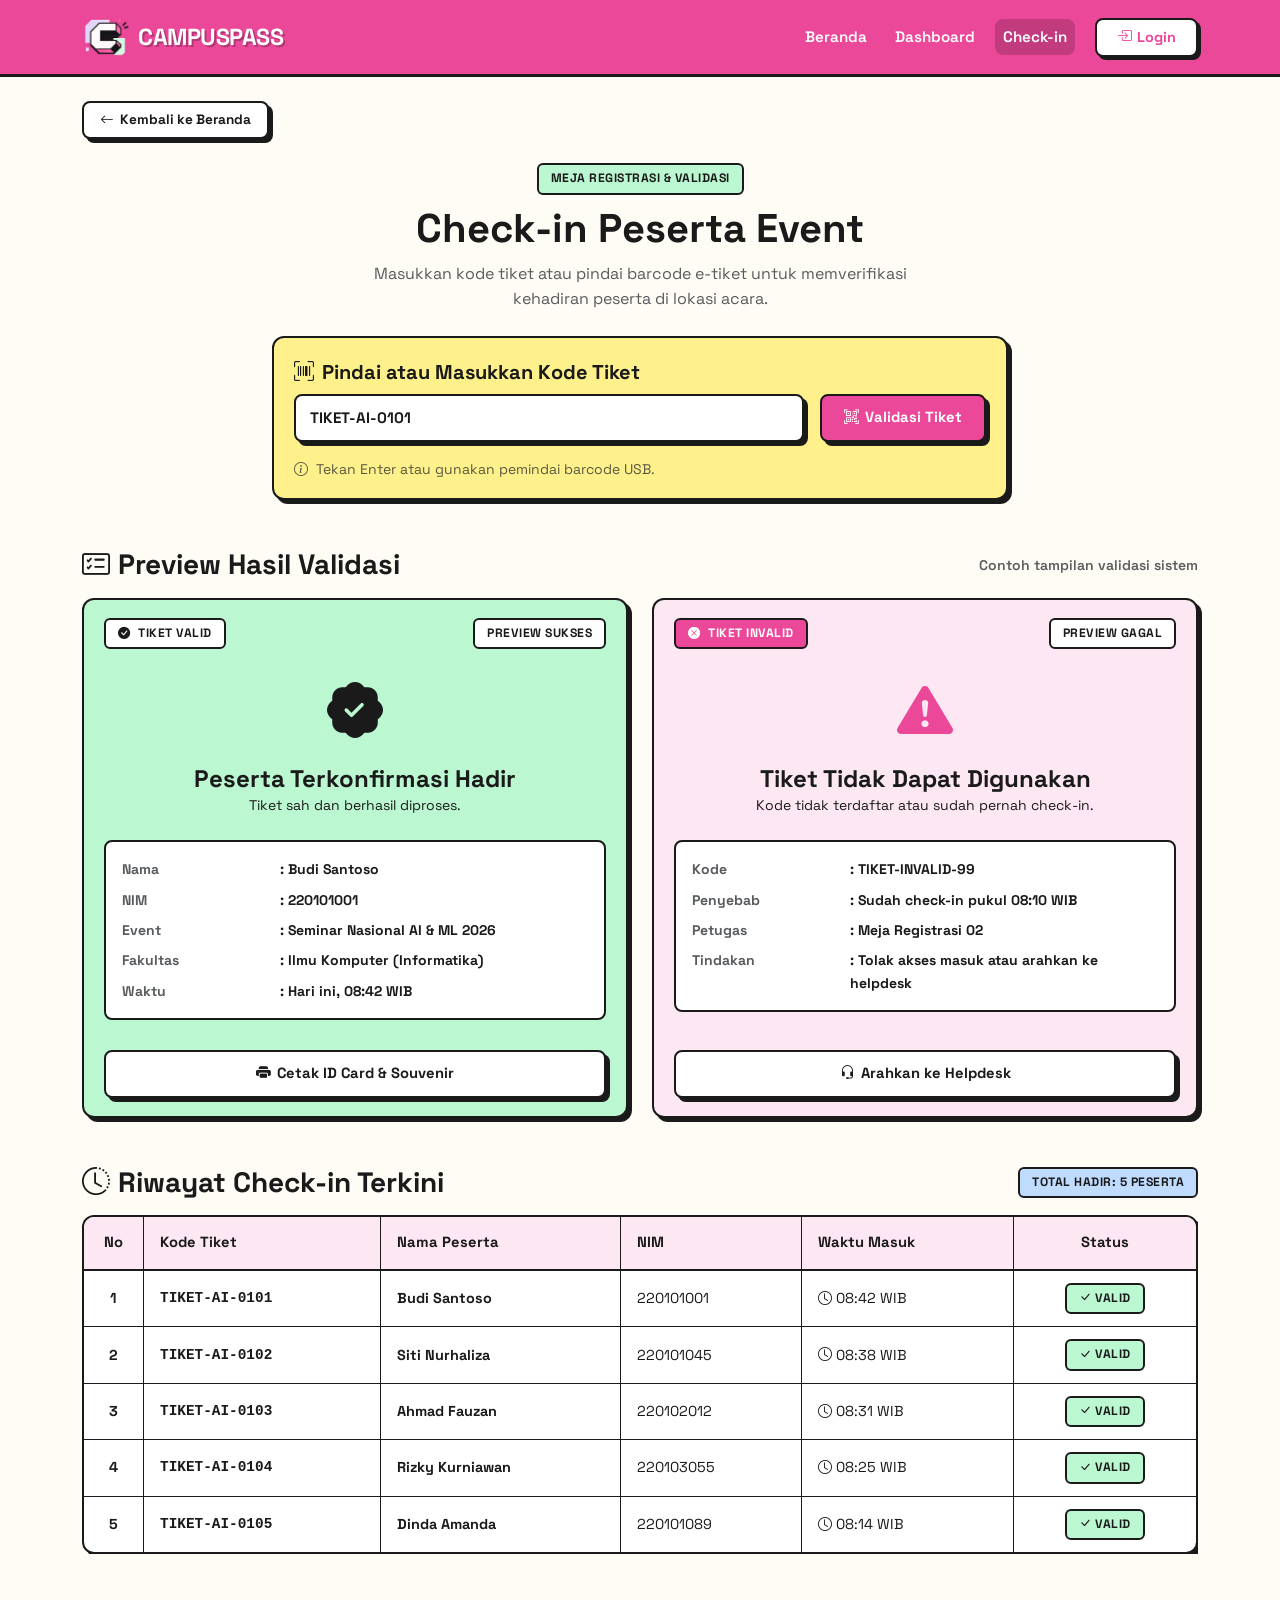
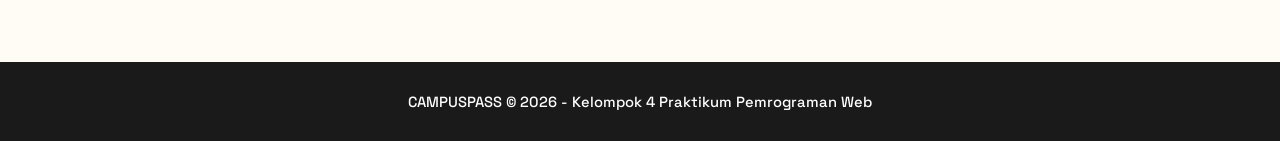
<file: checkin.html>
<!DOCTYPE html>
<html lang="id">
<head>
  <meta charset="UTF-8">
  <meta name="viewport" content="width=device-width, initial-scale=1.0">
  <title>Check-in Peserta: CAMPUSPASS</title>
  <link rel="preconnect" href="https://fonts.googleapis.com">
  <link rel="preconnect" href="https://fonts.gstatic.com" crossorigin>
  <link href="https://fonts.googleapis.com/css2?family=Space+Grotesk:wght@400;500;600;700&display=swap" rel="stylesheet">
  <link href="https://cdn.jsdelivr.net/npm/bootstrap@5.3.3/dist/css/bootstrap.min.css" rel="stylesheet">
  <link href="https://cdn.jsdelivr.net/npm/bootstrap-icons@1.11.3/font/bootstrap-icons.min.css" rel="stylesheet">
  <link rel="stylesheet" href="css/style.css">
</head>
<body>

  <nav class="navbar navbar-expand-lg navbar-neo sticky-top">
    <div class="container">
      <a class="navbar-brand" href="index.html">
        <span><img src="img/icon.jpeg" alt="CAMPUSPASS Logo" class="navbar-logo"></span> CAMPUSPASS
      </a>
      <button class="navbar-toggler navbar-toggler-neo" type="button" data-bs-toggle="collapse" data-bs-target="#navbarMain" aria-controls="navbarMain" aria-expanded="false" aria-label="Toggle navigation">
        <i class="bi bi-list fs-3"></i>
      </button>
      <div class="collapse navbar-collapse" id="navbarMain">
        <ul class="navbar-nav ms-auto me-3 gap-1">
          <li class="nav-item">
            <a class="nav-link" href="index.html">Beranda</a>
          </li>
          <li class="nav-item">
            <a class="nav-link" href="dashboard.html">Dashboard</a>
          </li>
          <li class="nav-item">
            <a class="nav-link active" href="checkin.html">Check-in</a>
          </li>
        </ul>
        <a href="login.html" class="btn-nav-login">
          <i class="bi bi-box-arrow-in-right"></i> Login
        </a>
      </div>
    </div>
  </nav>

  <main class="container py-4">

    <div class="mb-4">
      <a href="index.html" class="btn-neo btn-neo-outline btn-neo-sm">
        <i class="bi bi-arrow-left"></i> Kembali ke Beranda
      </a>
    </div>

    <div class="text-center mb-4">
      <span class="badge-neo badge-success">Meja Registrasi &amp; Validasi</span>
      <h1 class="fw-bold display-6 mb-2">Check-in Peserta Event</h1>
      <p class="text-muted mx-auto" style="max-width: 600px;">
        Masukkan kode tiket atau pindai barcode e-tiket untuk memverifikasi kehadiran peserta di lokasi acara.
      </p>
    </div>

    <div class="row justify-content-center mb-5">
      <div class="col-lg-8">
        <div class="card-neo bg-neo-yellow">
          <div class="card-body">
            <label class="form-label-neo fs-5" for="kodeTiket">
              <i class="bi bi-upc-scan me-2"></i>Pindai atau Masukkan Kode Tiket
            </label>
            <form onsubmit="event.preventDefault();" class="d-flex flex-column flex-sm-row gap-3">
              <input type="text" id="kodeTiket" class="form-control-neo text-uppercase fw-bold" placeholder="CONTOH: TIKET-AI-8821" value="TIKET-AI-0101">
              <button type="submit" class="btn-neo flex-shrink-0">
                <i class="bi bi-qr-code-scan"></i> Validasi Tiket
              </button>
            </form>
            <small class="text-muted d-block mt-3">
              <i class="bi bi-info-circle me-1"></i> Tekan Enter atau gunakan pemindai barcode USB.
            </small>
          </div>
        </div>
      </div>
    </div>

    <div class="mb-5">
      <div class="d-flex flex-wrap align-items-center justify-content-between gap-2 mb-3">
        <h3 class="fw-bold mb-0"><i class="bi bi-card-checklist me-2"></i>Preview Hasil Validasi</h3>
        <span class="text-muted small fw-semibold">Contoh tampilan validasi sistem</span>
      </div>

      <div class="row g-4">

        <div class="col-md-6">
          <div class="card-neo bg-neo-green">
            <div class="card-body">
              <div class="d-flex justify-content-between align-items-start">
                <span class="badge-neo badge-success bg-white"><i class="bi bi-check-circle-fill me-1"></i> Tiket Valid</span>
                <span class="badge-neo bg-white">Preview Sukses</span>
              </div>

              <div class="text-center py-2 mb-3">
                <i class="bi bi-patch-check-fill" style="font-size: 3.5rem;"></i>
                <h4 class="fw-bold mt-2 mb-0">Peserta Terkonfirmasi Hadir</h4>
                <p class="small mb-0">Tiket sah dan berhasil diproses.</p>
              </div>

              <div class="p-3 bg-white rounded-3 border-neo mb-3">
                <div class="row g-2 small">
                  <div class="col-4 text-muted fw-bold">Nama</div>
                  <div class="col-8 fw-bold">: Budi Santoso</div>
                  <div class="col-4 text-muted fw-bold">NIM</div>
                  <div class="col-8 fw-bold">: 220101001</div>
                  <div class="col-4 text-muted fw-bold">Event</div>
                  <div class="col-8 fw-bold">: Seminar Nasional AI &amp; ML 2026</div>
                  <div class="col-4 text-muted fw-bold">Fakultas</div>
                  <div class="col-8 fw-bold">: Ilmu Komputer (Informatika)</div>
                  <div class="col-4 text-muted fw-bold">Waktu</div>
                  <div class="col-8 fw-bold">: Hari ini, 08:42 WIB</div>
                </div>
              </div>

              <div class="card-footer-actions">
                <button type="button" class="btn-neo btn-neo-outline w-100" onclick="alert('Mencetak ID Card Peserta: Budi Santoso');">
                  <i class="bi bi-printer-fill"></i> Cetak ID Card &amp; Souvenir
                </button>
              </div>
            </div>
          </div>
        </div>

        <div class="col-md-6">
          <div class="card-neo bg-neo-pink-light">
            <div class="card-body">
              <div class="d-flex justify-content-between align-items-start">
                <span class="badge-neo bg-neo-pink text-white"><i class="bi bi-x-circle-fill me-1"></i> Tiket Invalid</span>
                <span class="badge-neo bg-white">Preview Gagal</span>
              </div>

              <div class="text-center py-2 mb-3">
                <i class="bi bi-exclamation-triangle-fill" style="font-size: 3.5rem; color: var(--pink);"></i>
                <h4 class="fw-bold mt-2 mb-0">Tiket Tidak Dapat Digunakan</h4>
                <p class="small mb-0">Kode tidak terdaftar atau sudah pernah check-in.</p>
              </div>

              <div class="p-3 bg-white rounded-3 border-neo mb-3">
                <div class="row g-2 small">
                  <div class="col-4 text-muted fw-bold">Kode</div>
                  <div class="col-8 fw-bold">: TIKET-INVALID-99</div>
                  <div class="col-4 text-muted fw-bold">Penyebab</div>
                  <div class="col-8 fw-bold">: Sudah check-in pukul 08:10 WIB</div>
                  <div class="col-4 text-muted fw-bold">Petugas</div>
                  <div class="col-8 fw-bold">: Meja Registrasi 02</div>
                  <div class="col-4 text-muted fw-bold">Tindakan</div>
                  <div class="col-8 fw-bold">: Tolak akses masuk atau arahkan ke helpdesk</div>
                </div>
              </div>

              <div class="card-footer-actions">
                <button type="button" class="btn-neo btn-neo-outline w-100" onclick="alert('Mengarahkan ke meja Helpdesk Panitia');">
                  <i class="bi bi-headset"></i> Arahkan ke Helpdesk
                </button>
              </div>
            </div>
          </div>
        </div>

      </div>
    </div>

    <div class="mb-4">
      <div class="d-flex flex-column flex-sm-row justify-content-between align-items-sm-center gap-2 mb-3">
        <h3 class="fw-bold mb-0"><i class="bi bi-clock-history me-2"></i>Riwayat Check-in Terkini</h3>
        <span class="badge-neo badge-seminar mb-0">Total Hadir: 5 Peserta</span>
      </div>

      <div class="table-responsive">
        <table class="table-neo">
          <thead>
            <tr>
              <th class="text-center" style="width: 60px;">No</th>
              <th>Kode Tiket</th>
              <th>Nama Peserta</th>
              <th>NIM</th>
              <th>Waktu Masuk</th>
              <th class="text-center">Status</th>
            </tr>
          </thead>
          <tbody>
            <tr>
              <td class="text-center fw-bold">1</td>
              <td class="font-monospace fw-bold">TIKET-AI-0101</td>
              <td class="fw-bold">Budi Santoso</td>
              <td>220101001</td>
              <td><i class="bi bi-clock me-1"></i>08:42 WIB</td>
              <td class="text-center"><span class="badge-neo badge-success mb-0"><i class="bi bi-check-lg"></i> Valid</span></td>
            </tr>
            <tr>
              <td class="text-center fw-bold">2</td>
              <td class="font-monospace fw-bold">TIKET-AI-0102</td>
              <td class="fw-bold">Siti Nurhaliza</td>
              <td>220101045</td>
              <td><i class="bi bi-clock me-1"></i>08:38 WIB</td>
              <td class="text-center"><span class="badge-neo badge-success mb-0"><i class="bi bi-check-lg"></i> Valid</span></td>
            </tr>
            <tr>
              <td class="text-center fw-bold">3</td>
              <td class="font-monospace fw-bold">TIKET-AI-0103</td>
              <td class="fw-bold">Ahmad Fauzan</td>
              <td>220102012</td>
              <td><i class="bi bi-clock me-1"></i>08:31 WIB</td>
              <td class="text-center"><span class="badge-neo badge-success mb-0"><i class="bi bi-check-lg"></i> Valid</span></td>
            </tr>
            <tr>
              <td class="text-center fw-bold">4</td>
              <td class="font-monospace fw-bold">TIKET-AI-0104</td>
              <td class="fw-bold">Rizky Kurniawan</td>
              <td>220103055</td>
              <td><i class="bi bi-clock me-1"></i>08:25 WIB</td>
              <td class="text-center"><span class="badge-neo badge-success mb-0"><i class="bi bi-check-lg"></i> Valid</span></td>
            </tr>
            <tr>
              <td class="text-center fw-bold">5</td>
              <td class="font-monospace fw-bold">TIKET-AI-0105</td>
              <td class="fw-bold">Dinda Amanda</td>
              <td>220101089</td>
              <td><i class="bi bi-clock me-1"></i>08:14 WIB</td>
              <td class="text-center"><span class="badge-neo badge-success mb-0"><i class="bi bi-check-lg"></i> Valid</span></td>
            </tr>
          </tbody>
        </table>
      </div>
    </div>

  </main>

  <footer class="footer-neo">
    <div class="container">
      <p class="mb-0">CAMPUSPASS &copy; 2026 - Kelompok 4 Praktikum Pemrograman Web</p>
    </div>
  </footer>

  <script src="https://cdn.jsdelivr.net/npm/bootstrap@5.3.3/dist/js/bootstrap.bundle.min.js"></script>
</body>
</html>
</file>
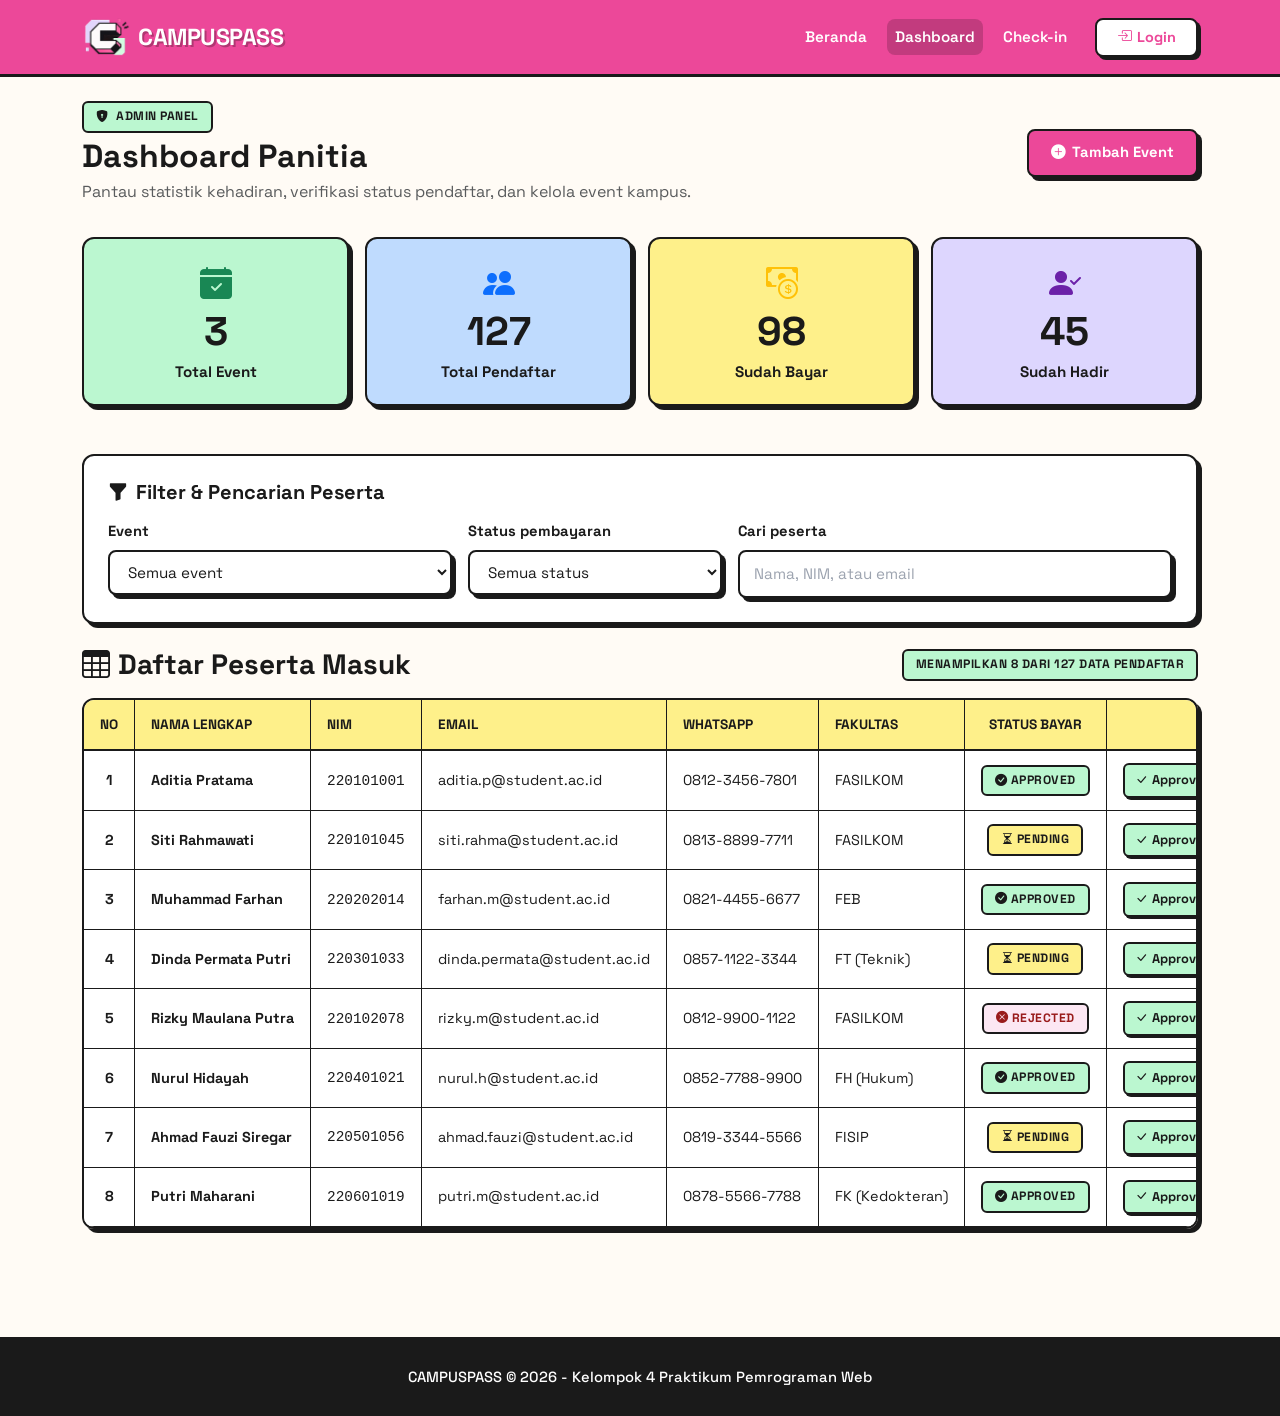
<file: dashboard.html>
<!DOCTYPE html>
<html lang="id">
<head>
    <meta charset="UTF-8">
    <meta name="viewport" content="width=device-width, initial-scale=1.0">
    <title>Dashboard Panitia - CAMPUSPASS</title>

    <!-- Google Fonts: Space Grotesk -->
    <link rel="preconnect" href="https://fonts.googleapis.com">
    <link rel="preconnect" href="https://fonts.gstatic.com" crossorigin>
    <link href="https://fonts.googleapis.com/css2?family=Space+Grotesk:wght@400;500;600;700&display=swap" rel="stylesheet">

    <!-- Bootstrap 5.3.3 CSS -->
    <link href="https://cdn.jsdelivr.net/npm/bootstrap@5.3.3/dist/css/bootstrap.min.css" rel="stylesheet">
    <!-- Bootstrap Icons 1.11.3 -->
    <link href="https://cdn.jsdelivr.net/npm/bootstrap-icons@1.11.3/font/bootstrap-icons.min.css" rel="stylesheet">
    <!-- Custom Neo Brutalism CSS (global) -->
    <link rel="stylesheet" href="css/style.css">

    <!--
        Style khusus halaman dashboard.
        Selector sengaja dibuat lebih spesifik supaya tidak kalah oleh css/style.css
        (mis. .stat-card:nth-child(n) yang mewarnai semua kartu jadi hijau,
        header tabel pink-light, dan .btn-neo-sm / .btn-neo-danger versi global).
    -->
    <style>
        /* Stat cards: warna pastel per kartu */
        .row .stat-card {
            flex: none;
            min-width: 0;
            max-width: none;
            padding: 20px;
            height: 100%;
        }
        .row .stat-card.stat-card-green  { background: var(--green); }
        .row .stat-card.stat-card-blue   { background: var(--blue); }
        .row .stat-card.stat-card-yellow { background: var(--yellow); }
        .row .stat-card.stat-card-purple { background: var(--purple); }
        .row .stat-card .stat-num   { font-size: 2.5rem; }
        .row .stat-card .stat-label { font-size: 0.95rem; font-weight: 700; color: var(--text); margin-top: 6px; }

        /* Kartu filter: tidak perlu efek hover/tinggi penuh seperti kartu event */
        .card-neo.card-filter {
            display: block;
            height: auto;
            overflow: visible;
            padding: 24px;
        }
        .card-neo.card-filter:hover {
            transform: none;
            box-shadow: var(--shadow);
        }

        /* Badge status (belum ada di style.css global) */
        .badge-approved { background: var(--green); color: var(--text); }
        .badge-rejected { background: var(--pink-light); color: #991b1b; }
        .table-neo .badge-neo { margin-bottom: 0; white-space: nowrap; }

        /* Tabel: satu border luar saja (milik wrapper), header kuning */
        .table-neo-wrapper .table-neo {
            border: none;
            border-radius: 0;
            box-shadow: none;
        }
        .table-neo-wrapper .table-neo thead th {
            background: var(--yellow);
            font-size: 0.85rem;
            text-transform: uppercase;
            white-space: nowrap;
        }
        .table-neo-wrapper .table-neo tbody td { white-space: nowrap; }

        /* Tombol aksi kecil di dalam tabel */
        .table-neo .btn-neo-sm {
            display: inline-flex;
            align-items: center;
            gap: 4px;
            padding: 5px 10px;
            font-family: 'Space Grotesk', sans-serif;
            font-size: 0.8rem;
            font-weight: 700;
            border: 2px solid var(--border);
            border-radius: 6px;
            box-shadow: 2px 2px 0px var(--border);
            cursor: pointer;
        }
        .table-neo .btn-neo-sm:hover {
            transform: translate(1px, 1px);
            box-shadow: 1px 1px 0px var(--border);
        }
        .table-neo .btn-neo-danger { background: var(--pink-light); color: #991b1b; }
        .table-neo .btn-neo-danger:hover { background: #fbcfe8; color: #991b1b; }
        .table-neo .btn-neo-sm:focus-visible { outline: 3px solid var(--text); outline-offset: 2px; }
    </style>
</head>
<body>

    <!-- NAVBAR (sama dengan index.html) -->
    <nav class="navbar navbar-expand-lg navbar-neo sticky-top">
        <div class="container">
            <a class="navbar-brand" href="index.html">
                <span><img src="img/icon.jpeg" alt="CAMPUSPASS Logo" class="navbar-logo"></span> CAMPUSPASS
            </a>
            <button class="navbar-toggler navbar-toggler-neo" type="button" data-bs-toggle="collapse" data-bs-target="#navbarMain" aria-controls="navbarMain" aria-expanded="false" aria-label="Toggle navigation">
                <i class="bi bi-list fs-3"></i>
            </button>
            <div class="collapse navbar-collapse" id="navbarMain">
                <ul class="navbar-nav ms-auto me-3 gap-1">
                    <li class="nav-item">
                        <a class="nav-link" href="index.html">Beranda</a>
                    </li>
                    <li class="nav-item">
                        <a class="nav-link active" href="dashboard.html" aria-current="page">Dashboard</a>
                    </li>
                    <li class="nav-item">
                        <a class="nav-link" href="checkin.html">Check-in</a>
                    </li>
                </ul>
                <a href="login.html" class="btn-nav-login">
                    <i class="bi bi-box-arrow-in-right"></i> Login
                </a>
            </div>
        </div>
    </nav>

    <!-- MAIN -->
    <main class="container py-4">

        <!-- HEADER DASHBOARD + TOMBOL TAMBAH EVENT -->
        <div class="d-flex flex-column flex-md-row justify-content-between align-items-md-center gap-3 mb-4 pb-2">
            <div>
                <span class="badge-neo badge-approved mb-1">
                    <i class="bi bi-shield-lock-fill me-1"></i> Admin Panel
                </span>
                <h1 class="fw-bold mb-1" style="font-size: 2rem;">Dashboard Panitia</h1>
                <p class="text-muted mb-0">Pantau statistik kehadiran, verifikasi status pendaftar, dan kelola event kampus.</p>
            </div>
            <div>
                <a href="tambah_event.html" class="btn-neo">
                    <i class="bi bi-plus-circle-fill"></i> Tambah Event
                </a>
            </div>
        </div>

        <!-- 4 KARTU STATISTIK -->
        <div class="row g-3 mb-5">
            <div class="col-6 col-lg-3">
                <div class="stat-card stat-card-green">
                    <i class="bi bi-calendar-check-fill fs-2 text-success"></i>
                    <div class="stat-num">3</div>
                    <div class="stat-label">Total Event</div>
                </div>
            </div>
            <div class="col-6 col-lg-3">
                <div class="stat-card stat-card-blue">
                    <i class="bi bi-people-fill fs-2 text-primary"></i>
                    <div class="stat-num">127</div>
                    <div class="stat-label">Total Pendaftar</div>
                </div>
            </div>
            <div class="col-6 col-lg-3">
                <div class="stat-card stat-card-yellow">
                    <i class="bi bi-cash-coin fs-2 text-warning"></i>
                    <div class="stat-num">98</div>
                    <div class="stat-label">Sudah Bayar</div>
                </div>
            </div>
            <div class="col-6 col-lg-3">
                <div class="stat-card stat-card-purple">
                    <i class="bi bi-person-check-fill fs-2" style="color: #6b21a8;"></i>
                    <div class="stat-num">45</div>
                    <div class="stat-label">Sudah Hadir</div>
                </div>
            </div>
        </div>

        <!-- FILTER & PENCARIAN -->
        <div class="card-neo card-filter mb-4">
            <h2 class="h5 fw-bold mb-3">
                <i class="bi bi-funnel-fill me-2"></i>Filter &amp; Pencarian Peserta
            </h2>
            <div class="row g-3">
                <div class="col-md-4">
                    <label class="form-label-neo" for="filterEvent">Event</label>
                    <select id="filterEvent" class="form-select-neo">
                        <option value="all" selected>Semua event</option>
                        <option value="ai">Seminar Nasional AI &amp; Machine Learning 2026</option>
                        <option value="uiux">Workshop UI/UX Design: Figma Masterclass</option>
                        <option value="hackathon">Lomba Hackathon Nasional 2026</option>
                    </select>
                </div>
                <div class="col-md-3">
                    <label class="form-label-neo" for="filterStatus">Status pembayaran</label>
                    <select id="filterStatus" class="form-select-neo">
                        <option value="all" selected>Semua status</option>
                        <option value="approved">Approved</option>
                        <option value="pending">Pending</option>
                        <option value="rejected">Rejected</option>
                    </select>
                </div>
                <div class="col-md-5">
                    <label class="form-label-neo" for="searchKeyword">Cari peserta</label>
                    <input type="search" id="searchKeyword" class="form-control-neo"
                           placeholder="Nama, NIM, atau email" autocomplete="off">
                </div>
            </div>
        </div>

        <!-- TABEL PENDAFTAR -->
        <div class="mb-4">
            <div class="d-flex flex-column flex-sm-row justify-content-between align-items-sm-center mb-3 gap-2">
                <h2 class="h3 fw-bold mb-0">
                    <i class="bi bi-table me-2"></i>Daftar Peserta Masuk
                </h2>
                <span class="badge-neo badge-approved mb-0" id="jumlahTampil" aria-live="polite">Menampilkan 8 dari 127 data pendaftar</span>
            </div>

            <div class="table-neo-wrapper">
                <table class="table-neo" id="tabelPendaftar">
                    <thead>
                        <tr>
                            <th class="text-center" style="width: 50px;">No</th>
                            <th>Nama Lengkap</th>
                            <th>NIM</th>
                            <th>Email</th>
                            <th>WhatsApp</th>
                            <th>Fakultas</th>
                            <th class="text-center">Status Bayar</th>
                            <th class="text-center" style="width: 190px;">Aksi</th>
                        </tr>
                    </thead>
                    <tbody>
                        <tr data-event="ai" data-status="approved">
                            <td class="text-center fw-bold">1</td>
                            <td class="fw-bold">Aditia Pratama</td>
                            <td><span class="font-monospace">220101001</span></td>
                            <td>aditia.p@student.ac.id</td>
                            <td>0812-3456-7801</td>
                            <td>FASILKOM</td>
                            <td class="text-center"><span class="badge-neo badge-approved"><i class="bi bi-check-circle-fill"></i> Approved</span></td>
                            <td class="text-center">
                                <div class="d-inline-flex gap-1">
                                    <button type="button" class="btn-neo-sm btn-neo-success" onclick="alert('Peserta Aditia Pratama sudah disetujui');"><i class="bi bi-check-lg"></i> Approve</button>
                                    <button type="button" class="btn-neo-sm btn-neo-danger" onclick="alert('Batalkan status Aditia Pratama?');"><i class="bi bi-x-lg"></i> Reject</button>
                                </div>
                            </td>
                        </tr>
                        <tr data-event="uiux" data-status="pending">
                            <td class="text-center fw-bold">2</td>
                            <td class="fw-bold">Siti Rahmawati</td>
                            <td><span class="font-monospace">220101045</span></td>
                            <td>siti.rahma@student.ac.id</td>
                            <td>0813-8899-7711</td>
                            <td>FASILKOM</td>
                            <td class="text-center"><span class="badge-neo badge-pending"><i class="bi bi-hourglass-split"></i> Pending</span></td>
                            <td class="text-center">
                                <div class="d-inline-flex gap-1">
                                    <button type="button" class="btn-neo-sm btn-neo-success" onclick="alert('Menyetujui pendaftaran Siti Rahmawati');"><i class="bi bi-check-lg"></i> Approve</button>
                                    <button type="button" class="btn-neo-sm btn-neo-danger" onclick="alert('Menolak pendaftaran Siti Rahmawati');"><i class="bi bi-x-lg"></i> Reject</button>
                                </div>
                            </td>
                        </tr>
                        <tr data-event="hackathon" data-status="approved">
                            <td class="text-center fw-bold">3</td>
                            <td class="fw-bold">Muhammad Farhan</td>
                            <td><span class="font-monospace">220202014</span></td>
                            <td>farhan.m@student.ac.id</td>
                            <td>0821-4455-6677</td>
                            <td>FEB</td>
                            <td class="text-center"><span class="badge-neo badge-approved"><i class="bi bi-check-circle-fill"></i> Approved</span></td>
                            <td class="text-center">
                                <div class="d-inline-flex gap-1">
                                    <button type="button" class="btn-neo-sm btn-neo-success" onclick="alert('Peserta Muhammad Farhan sudah disetujui');"><i class="bi bi-check-lg"></i> Approve</button>
                                    <button type="button" class="btn-neo-sm btn-neo-danger" onclick="alert('Batalkan status Muhammad Farhan?');"><i class="bi bi-x-lg"></i> Reject</button>
                                </div>
                            </td>
                        </tr>
                        <tr data-event="ai" data-status="pending">
                            <td class="text-center fw-bold">4</td>
                            <td class="fw-bold">Dinda Permata Putri</td>
                            <td><span class="font-monospace">220301033</span></td>
                            <td>dinda.permata@student.ac.id</td>
                            <td>0857-1122-3344</td>
                            <td>FT (Teknik)</td>
                            <td class="text-center"><span class="badge-neo badge-pending"><i class="bi bi-hourglass-split"></i> Pending</span></td>
                            <td class="text-center">
                                <div class="d-inline-flex gap-1">
                                    <button type="button" class="btn-neo-sm btn-neo-success" onclick="alert('Menyetujui pendaftaran Dinda Permata Putri');"><i class="bi bi-check-lg"></i> Approve</button>
                                    <button type="button" class="btn-neo-sm btn-neo-danger" onclick="alert('Menolak pendaftaran Dinda Permata Putri');"><i class="bi bi-x-lg"></i> Reject</button>
                                </div>
                            </td>
                        </tr>
                        <tr data-event="hackathon" data-status="rejected">
                            <td class="text-center fw-bold">5</td>
                            <td class="fw-bold">Rizky Maulana Putra</td>
                            <td><span class="font-monospace">220102078</span></td>
                            <td>rizky.m@student.ac.id</td>
                            <td>0812-9900-1122</td>
                            <td>FASILKOM</td>
                            <td class="text-center"><span class="badge-neo badge-rejected"><i class="bi bi-x-circle-fill"></i> Rejected</span></td>
                            <td class="text-center">
                                <div class="d-inline-flex gap-1">
                                    <button type="button" class="btn-neo-sm btn-neo-success" onclick="alert('Meninjau ulang pendaftaran Rizky Maulana Putra');"><i class="bi bi-check-lg"></i> Approve</button>
                                    <button type="button" class="btn-neo-sm btn-neo-danger" onclick="alert('Pendaftaran Rizky Maulana Putra sudah ditolak');"><i class="bi bi-x-lg"></i> Reject</button>
                                </div>
                            </td>
                        </tr>
                        <tr data-event="uiux" data-status="approved">
                            <td class="text-center fw-bold">6</td>
                            <td class="fw-bold">Nurul Hidayah</td>
                            <td><span class="font-monospace">220401021</span></td>
                            <td>nurul.h@student.ac.id</td>
                            <td>0852-7788-9900</td>
                            <td>FH (Hukum)</td>
                            <td class="text-center"><span class="badge-neo badge-approved"><i class="bi bi-check-circle-fill"></i> Approved</span></td>
                            <td class="text-center">
                                <div class="d-inline-flex gap-1">
                                    <button type="button" class="btn-neo-sm btn-neo-success" onclick="alert('Peserta Nurul Hidayah sudah disetujui');"><i class="bi bi-check-lg"></i> Approve</button>
                                    <button type="button" class="btn-neo-sm btn-neo-danger" onclick="alert('Batalkan status Nurul Hidayah?');"><i class="bi bi-x-lg"></i> Reject</button>
                                </div>
                            </td>
                        </tr>
                        <tr data-event="ai" data-status="pending">
                            <td class="text-center fw-bold">7</td>
                            <td class="fw-bold">Ahmad Fauzi Siregar</td>
                            <td><span class="font-monospace">220501056</span></td>
                            <td>ahmad.fauzi@student.ac.id</td>
                            <td>0819-3344-5566</td>
                            <td>FISIP</td>
                            <td class="text-center"><span class="badge-neo badge-pending"><i class="bi bi-hourglass-split"></i> Pending</span></td>
                            <td class="text-center">
                                <div class="d-inline-flex gap-1">
                                    <button type="button" class="btn-neo-sm btn-neo-success" onclick="alert('Menyetujui pendaftaran Ahmad Fauzi Siregar');"><i class="bi bi-check-lg"></i> Approve</button>
                                    <button type="button" class="btn-neo-sm btn-neo-danger" onclick="alert('Menolak pendaftaran Ahmad Fauzi Siregar');"><i class="bi bi-x-lg"></i> Reject</button>
                                </div>
                            </td>
                        </tr>
                        <tr data-event="hackathon" data-status="approved">
                            <td class="text-center fw-bold">8</td>
                            <td class="fw-bold">Putri Maharani</td>
                            <td><span class="font-monospace">220601019</span></td>
                            <td>putri.m@student.ac.id</td>
                            <td>0878-5566-7788</td>
                            <td>FK (Kedokteran)</td>
                            <td class="text-center"><span class="badge-neo badge-approved"><i class="bi bi-check-circle-fill"></i> Approved</span></td>
                            <td class="text-center">
                                <div class="d-inline-flex gap-1">
                                    <button type="button" class="btn-neo-sm btn-neo-success" onclick="alert('Peserta Putri Maharani sudah disetujui');"><i class="bi bi-check-lg"></i> Approve</button>
                                    <button type="button" class="btn-neo-sm btn-neo-danger" onclick="alert('Batalkan status Putri Maharani?');"><i class="bi bi-x-lg"></i> Reject</button>
                                </div>
                            </td>
                        </tr>
                        <!-- Tampil hanya saat hasil filter kosong -->
                        <tr id="barisKosong" hidden>
                            <td colspan="8" class="text-center fw-bold py-4">Tidak ada peserta yang cocok. Ubah filter atau kata kunci pencarian.</td>
                        </tr>
                    </tbody>
                </table>
            </div>
        </div>

    </main>

    <!-- FOOTER -->
    <footer class="footer-neo">
        <div class="container">
            <p class="mb-0">CAMPUSPASS &copy; 2026 - Kelompok 4 Praktikum Pemrograman Web</p>
        </div>
    </footer>

    <!-- Bootstrap 5.3.3 JS Bundle -->
    <script src="https://cdn.jsdelivr.net/npm/bootstrap@5.3.3/dist/js/bootstrap.bundle.min.js"></script>

    <!-- Filter tampilan (data dummy, tanpa backend) -->
    <script>
        (function () {
            var selEvent = document.getElementById('filterEvent');
            var selStatus = document.getElementById('filterStatus');
            var inputCari = document.getElementById('searchKeyword');
            var label = document.getElementById('jumlahTampil');
            var barisKosong = document.getElementById('barisKosong');
            var rows = Array.prototype.slice.call(
                document.querySelectorAll('#tabelPendaftar tbody tr[data-event]')
            );

            function terapkanFilter() {
                var kata = inputCari.value.trim().toLowerCase();
                var tampil = 0;

                rows.forEach(function (row) {
                    // Pencarian hanya di kolom Nama, NIM, dan Email
                    var teks = [1, 2, 3].map(function (i) {
                        return row.cells[i].textContent;
                    }).join(' ').toLowerCase();

                    var cocok =
                        (selEvent.value === 'all' || row.dataset.event === selEvent.value) &&
                        (selStatus.value === 'all' || row.dataset.status === selStatus.value) &&
                        (kata === '' || teks.indexOf(kata) !== -1);

                    row.hidden = !cocok;
                    if (cocok) {
                        tampil++;
                        row.cells[0].textContent = tampil; // nomor urut mengikuti baris yang tampil
                    }
                });

                barisKosong.hidden = tampil !== 0;
                label.textContent = 'Menampilkan ' + tampil + ' dari 127 data pendaftar';
            }

            selEvent.addEventListener('change', terapkanFilter);
            selStatus.addEventListener('change', terapkanFilter);
            inputCari.addEventListener('input', terapkanFilter);
        })();
    </script>
</body>
</html>
</file>
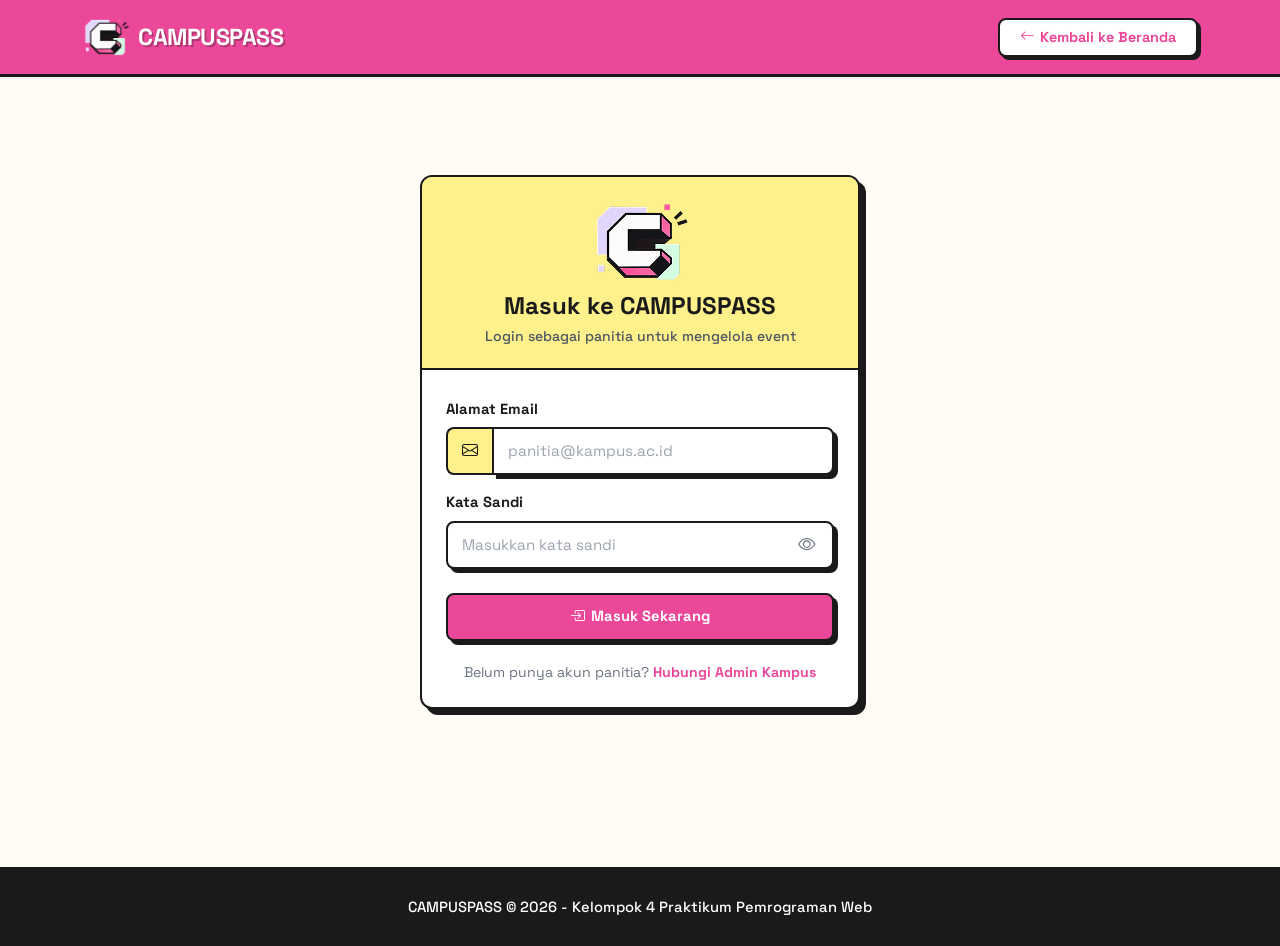
<file: login.html>
<!DOCTYPE html>
<html lang="id">
<head>
  <meta charset="UTF-8">
  <meta name="viewport" content="width=device-width, initial-scale=1.0">
  <title>Login: CAMPUSPASS</title>
  <!-- Google Fonts: Space Grotesk -->
  <link rel="preconnect" href="https://fonts.googleapis.com">
  <link rel="preconnect" href="https://fonts.gstatic.com" crossorigin>
  <link href="https://fonts.googleapis.com/css2?family=Space+Grotesk:wght@400;500;600;700&display=swap" rel="stylesheet">
  <!-- Bootstrap 5 CSS -->
  <link href="https://cdn.jsdelivr.net/npm/bootstrap@5.3.3/dist/css/bootstrap.min.css" rel="stylesheet">
  <!-- Bootstrap Icons -->
  <link href="https://cdn.jsdelivr.net/npm/bootstrap-icons@1.11.3/font/bootstrap-icons.min.css" rel="stylesheet">
  <!-- Custom Neo Brutalism CSS -->
  <link rel="stylesheet" href="css/style.css">
</head>
<body>

  <!-- ========== NAVBAR ========== -->
  <nav class="navbar navbar-neo">
    <div class="container">
      <a class="navbar-brand" href="index.html">
        <span><img src="img/icon.jpeg" alt="CAMPUSPASS Logo" class="navbar-logo"></span> CAMPUSPASS
      </a>
      <a href="index.html" class="btn-nav-login">
        <i class="bi bi-arrow-left"></i> Kembali ke Beranda
      </a>
    </div>
  </nav>

  <!-- ========== LOGIN SECTION ========== -->
  <main class="login-wrapper">
    <div class="login-card-neo">
      <div class="login-card-header">
        <div class="mb-2">
          <span style="font-size: 2.25rem;"><img src="img/icon.jpeg" alt="CAMPUSPASS Logo" class="navbar-logo"></span>
        </div>
        <h2>Masuk ke CAMPUSPASS</h2>
        <p>Login sebagai panitia untuk mengelola event</p>
      </div>

      <div class="login-card-body">
        <form action="dashboard.html" method="GET">
          <div class="mb-3">
            <label class="form-label-neo" for="email">Alamat Email</label>
            <div class="input-group-neo">
              <span class="input-group-text"><i class="bi bi-envelope"></i></span>
              <input type="email" id="email" class="form-control-neo" placeholder="panitia@kampus.ac.id" required>
            </div>
          </div>

          <div class="mb-4">
            <label class="form-label-neo" for="password">Kata Sandi</label>
            <div class="password-toggle-neo">
              <input type="password" id="password" class="form-control-neo" placeholder="Masukkan kata sandi" required>
              <button type="button" class="toggle-btn-neo" id="btnTogglePassword" aria-label="Tampilkan atau sembunyikan password">
                <i class="bi bi-eye" id="toggleIcon"></i>
              </button>
            </div>
          </div>

          <button type="submit" class="btn-neo w-100">
            <i class="bi bi-box-arrow-in-right"></i> Masuk Sekarang
          </button>
        </form>

        <p class="login-footer-text">
          Belum punya akun panitia? <a href="#">Hubungi Admin Kampus</a>
        </p>
      </div>
    </div>
  </main>

  <!-- ========== FOOTER ========== -->
  <footer class="footer-neo">
    <div class="container">
      <p class="mb-0">CAMPUSPASS &copy; 2026 - Kelompok 4 Praktikum Pemrograman Web</p>
    </div>
  </footer>

  <!-- Bootstrap 5 JS Bundle -->
  <script src="https://cdn.jsdelivr.net/npm/bootstrap@5.3.3/dist/js/bootstrap.bundle.min.js"></script>
  <!-- Password Toggle Script -->
  <script>
    const btnToggle = document.getElementById('btnTogglePassword');
    const inputPassword = document.getElementById('password');
    const toggleIcon = document.getElementById('toggleIcon');

    if (btnToggle && inputPassword && toggleIcon) {
      btnToggle.addEventListener('click', () => {
        const isPassword = inputPassword.getAttribute('type') === 'password';
        inputPassword.setAttribute('type', isPassword ? 'text' : 'password');
        toggleIcon.className = isPassword ? 'bi bi-eye-slash' : 'bi bi-eye';
      });
    }
  </script>
</body>
</html>
</file>
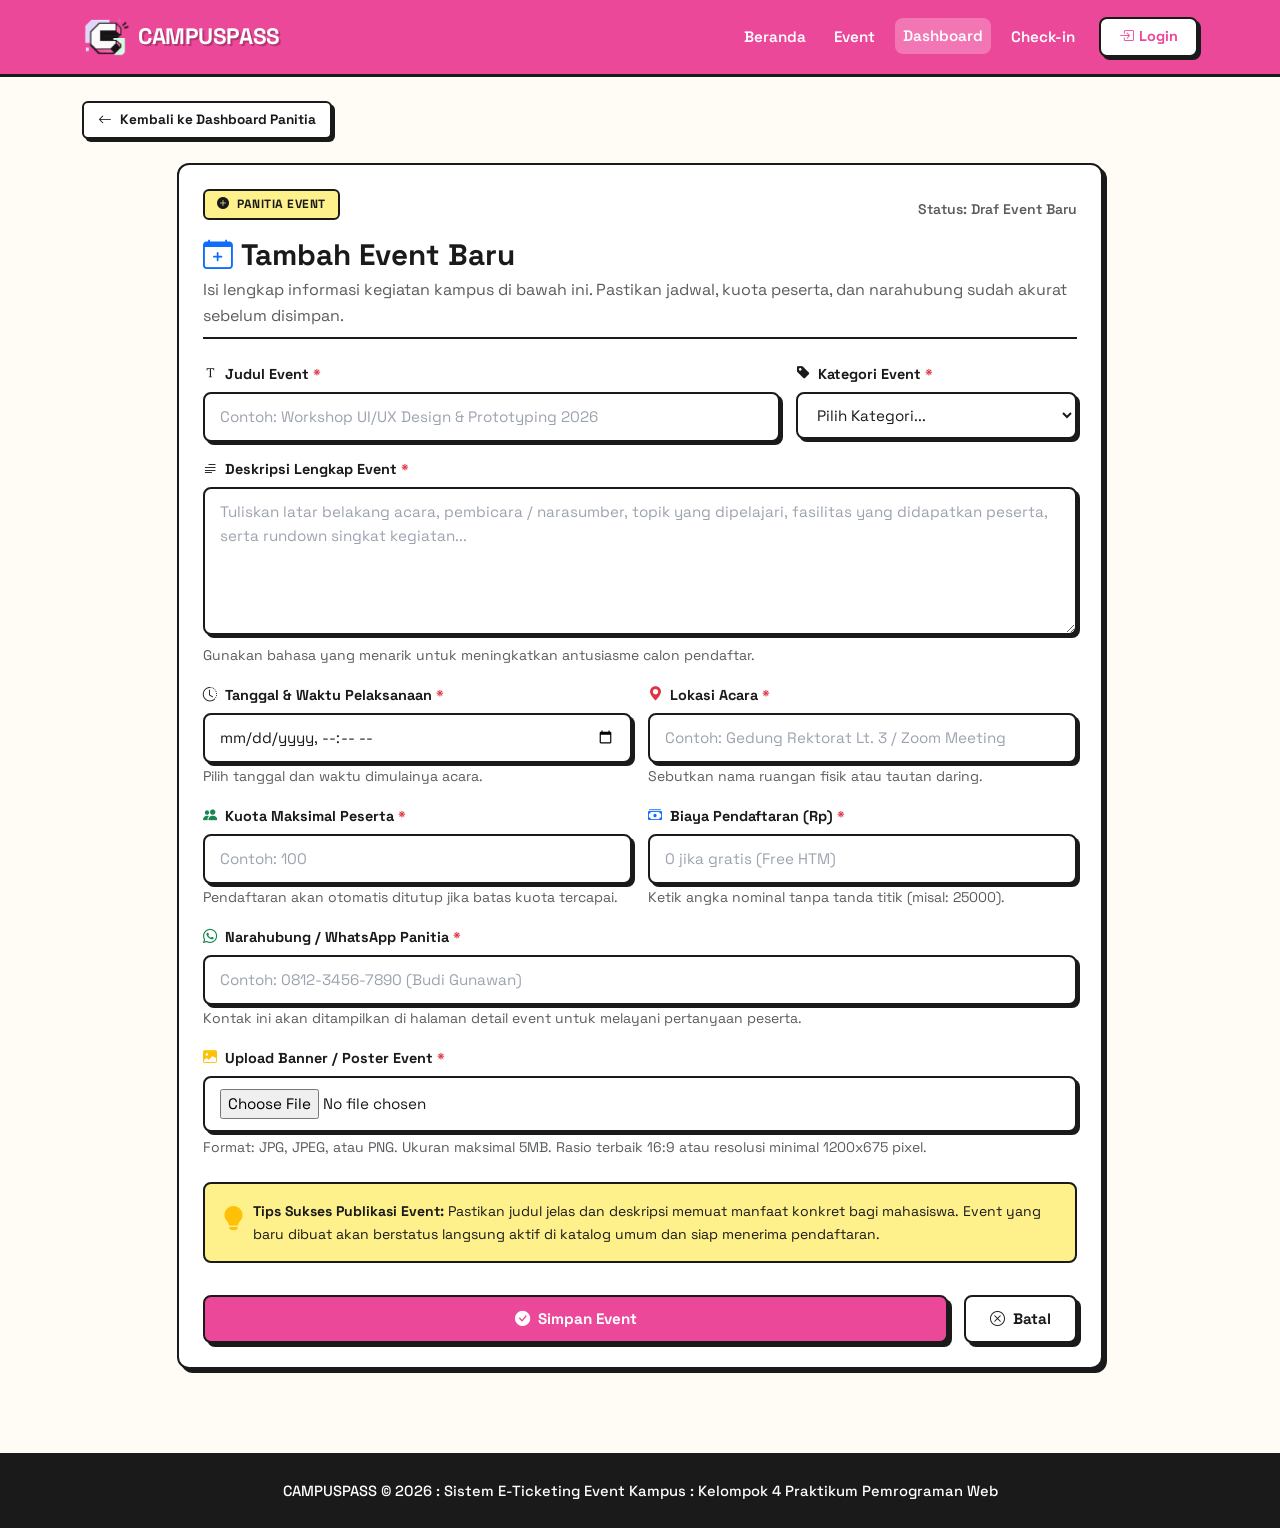
<file: tambah_event.html>
<!DOCTYPE html>
<html lang="id">
<head>
    <meta charset="UTF-8">
    <meta name="viewport" content="width=device-width, initial-scale=1.0">
    <title>Tambah Event Baru - CAMPUSPASS</title>

    <!-- Google Fonts: Space Grotesk -->
    <link rel="preconnect" href="https://fonts.googleapis.com">
    <link rel="preconnect" href="https://fonts.gstatic.com" crossorigin>
    <link href="https://fonts.googleapis.com/css2?family=Space+Grotesk:wght@400;500;600;700&display=swap" rel="stylesheet">

    <!-- Bootstrap 5.3.3 CSS -->
    <link href="https://cdn.jsdelivr.net/npm/bootstrap@5.3.3/dist/css/bootstrap.min.css" rel="stylesheet">
    <!-- Bootstrap Icons 1.11.3 -->
    <link href="https://cdn.jsdelivr.net/npm/bootstrap-icons@1.11.3/font/bootstrap-icons.min.css" rel="stylesheet">
    <!-- Custom CSS -->
    <link rel="stylesheet" href="css/style.css">

    <style>
        :root {
            --pink: #EC4899;
            --pink-light: #FCE7F3;
            --yellow: #FEF08A;
            --green: #BBF7D0;
            --blue: #BFDBFE;
            --purple: #DDD6FE;
            --orange: #FED7AA;
            --bg: #FFFBF5;
            --text: #1a1a1a;
            --border: #1a1a1a;
            --shadow: 4px 4px 0px #1a1a1a;
            --shadow-lg: 6px 6px 0px #1a1a1a;
            --radius: 12px;
        }

        * {
            box-sizing: border-box;
        }

        body {
            font-family: 'Space Grotesk', sans-serif;
            background-color: var(--bg);
            color: var(--text);
            line-height: 1.6;
        }

        /* NAVBAR */
        .navbar-neo {
            background: var(--pink);
            border-bottom: 3px solid var(--border);
            padding: 12px 0;
        }
        .navbar-neo .navbar-brand {
            font-weight: 700;
            font-size: 1.4rem;
            color: #fff;
            text-shadow: 2px 2px 0px rgba(0,0,0,0.25);
            display: flex;
            align-items: center;
            gap: 8px;
        }
        .navbar-neo .nav-link {
            color: #fff;
            font-weight: 600;
            margin: 0 4px;
            padding: 6px 14px;
            border-radius: 8px;
            transition: all 0.15s;
        }
        .navbar-neo .nav-link:hover,
        .navbar-neo .nav-link.active {
            background: rgba(255,255,255,0.25);
            color: #fff;
            transform: translateY(-1px);
        }
        .btn-nav-login {
            background: #fff;
            color: var(--pink);
            font-weight: 700;
            border: 2.5px solid var(--border);
            border-radius: 8px;
            padding: 6px 18px;
            box-shadow: 3px 3px 0px var(--border);
            text-decoration: none;
            display: inline-flex;
            align-items: center;
            gap: 6px;
            transition: all 0.15s;
        }
        .btn-nav-login:hover {
            transform: translate(1.5px, 1.5px);
            box-shadow: 1.5px 1.5px 0px var(--border);
            color: var(--pink);
        }

        /* CARDS */
        .card-neo {
            background: #fff;
            border: 2.5px solid var(--border);
            border-radius: var(--radius);
            box-shadow: var(--shadow);
            padding: 24px;
            transition: all 0.15s;
        }
        .card-neo-yellow { background: var(--yellow); }
        .card-neo-blue { background: var(--blue); }
        .card-neo-green { background: var(--green); }
        .card-neo-purple { background: var(--purple); }
        .card-neo-pink-light { background: var(--pink-light); }

        /* BADGES */
        .badge-neo {
            display: inline-block;
            padding: 4px 12px;
            border-radius: 6px;
            border: 2px solid var(--border);
            font-weight: 700;
            font-size: 0.75rem;
            text-transform: uppercase;
            letter-spacing: 0.5px;
        }
        .badge-seminar { background: var(--blue); color: var(--text); }
        .badge-workshop { background: var(--green); color: var(--text); }
        .badge-lomba { background: var(--yellow); color: var(--text); }
        .badge-webinar { background: var(--purple); color: var(--text); }

        /* BUTTONS */
        .btn-neo {
            display: inline-flex;
            align-items: center;
            justify-content: center;
            gap: 8px;
            padding: 10px 24px;
            background: var(--pink);
            color: #fff;
            font-weight: 700;
            border: 2.5px solid var(--border);
            border-radius: 8px;
            box-shadow: var(--shadow);
            text-decoration: none;
            font-family: 'Space Grotesk', sans-serif;
            font-size: 0.95rem;
            cursor: pointer;
            transition: all 0.15s;
        }
        .btn-neo:hover {
            transform: translate(2px, 2px);
            box-shadow: 2px 2px 0px var(--border);
            color: #fff;
        }
        .btn-neo-outline {
            background: #fff;
            color: var(--text);
            border: 2.5px solid var(--border);
            box-shadow: var(--shadow);
        }
        .btn-neo-outline:hover {
            transform: translate(2px, 2px);
            box-shadow: 2px 2px 0px var(--border);
            color: var(--text);
        }
        .btn-neo-sm {
            padding: 6px 14px;
            font-size: 0.85rem;
            border-radius: 6px;
            box-shadow: 3px 3px 0px var(--border);
        }

        /* FORMS NEO */
        .form-label-neo {
            font-weight: 700;
            font-size: 0.9rem;
            margin-bottom: 6px;
            display: block;
            color: var(--text);
        }
        .form-control-neo, .form-select-neo {
            width: 100%;
            border: 2.5px solid var(--border);
            border-radius: 8px;
            padding: 11px 15px;
            font-family: 'Space Grotesk', sans-serif;
            font-size: 0.95rem;
            background: #fff;
            box-shadow: 3px 3px 0px var(--border);
            color: var(--text);
            transition: all 0.15s;
        }
        .form-control-neo:focus, .form-select-neo:focus {
            outline: none;
            box-shadow: 5px 5px 0px var(--border);
            border-color: var(--border);
            background: #fff;
        }

        /* FOOTER */
        .footer-neo {
            background: var(--text);
            color: #fff;
            text-align: center;
            padding: 24px 0;
            margin-top: 60px;
            border-top: 3px solid var(--border);
            font-weight: 500;
        }
    </style>
</head>
<body>

    <!-- NAVBAR -->
    <nav class="navbar navbar-expand-lg navbar-neo sticky-top">
        <div class="container">
            <a class="navbar-brand" href="index.html">
                <span><img src="img/icon.jpeg" alt="CAMPUSPASS Logo" class="navbar-logo"></span> CAMPUSPASS
            </a>
            <button class="navbar-toggler" type="button" data-bs-toggle="collapse" data-bs-target="#navbarMain" style="border: 2px solid #fff; color: #fff;">
                <i class="bi bi-list fs-2 text-white"></i>
            </button>
            <div class="collapse navbar-collapse" id="navbarMain">
                <ul class="navbar-nav ms-auto align-items-center gap-1">
                    <li class="nav-item">
                        <a class="nav-link" href="index.html">Beranda</a>
                    </li>
                    <li class="nav-item">
                        <a class="nav-link" href="detail_event.html">Event</a>
                    </li>
                    <li class="nav-item">
                        <a class="nav-link active" href="dashboard.html">Dashboard</a>
                    </li>
                    <li class="nav-item">
                        <a class="nav-link" href="checkin.html">Check-in</a>
                    </li>
                    <li class="nav-item ms-lg-2 mt-2 mt-lg-0">
                        <a href="login.html" class="btn-nav-login">
                            <i class="bi bi-box-arrow-in-right"></i> Login
                        </a>
                    </li>
                </ul>
            </div>
        </div>
    </nav>

    <!-- MAIN CONTAINER -->
    <main class="container py-4">

        <!-- TOMBOL KEMBALI KE DASHBOARD -->
        <div class="mb-4">
            <a href="dashboard.html" class="btn-neo btn-neo-outline btn-neo-sm">
                <i class="bi bi-arrow-left"></i> Kembali ke Dashboard Panitia
            </a>
        </div>

        <div class="row justify-content-center">
            <div class="col-lg-10">

                <!-- MAIN CARD: FORM TAMBAH EVENT BARU -->
                <div class="card-neo">
                    <div class="d-flex align-items-center justify-content-between mb-2">
                        <span class="badge-neo badge-lomba">
                            <i class="bi bi-plus-circle-fill me-1"></i> Panitia Event
                        </span>
                        <span class="text-muted small fw-semibold">Status: Draf Event Baru</span>
                    </div>

                    <h1 class="fw-bold mb-1" style="font-size: 1.85rem;">
                        <i class="bi bi-calendar-plus text-primary me-2"></i>Tambah Event Baru
                    </h1>
                    <p class="text-muted mb-4 pb-2" style="border-bottom: 2px solid var(--border);">
                        Isi lengkap informasi kegiatan kampus di bawah ini. Pastikan jadwal, kuota peserta, dan narahubung sudah akurat sebelum disimpan.
                    </p>

                    <form onsubmit="event.preventDefault(); alert('Event baru berhasil disimpan! Sekarang event akan tampil di katalog dan dashboard.'); window.location.href='dashboard.html';">

                        <!-- JUDUL EVENT & KATEGORI -->
                        <div class="row g-3 mb-3">
                            <div class="col-md-8">
                                <label class="form-label-neo" for="judulEvent">
                                    <i class="bi bi-fonts me-1"></i> Judul Event <span class="text-danger">*</span>
                                </label>
                                <input type="text" 
                                       id="judulEvent" 
                                       class="form-control-neo" 
                                       placeholder="Contoh: Workshop UI/UX Design & Prototyping 2026" 
                                       required>
                            </div>
                            <div class="col-md-4">
                                <label class="form-label-neo" for="kategoriEvent">
                                    <i class="bi bi-tag-fill me-1"></i> Kategori Event <span class="text-danger">*</span>
                                </label>
                                <select id="kategoriEvent" class="form-select-neo" required>
                                    <option value="" selected disabled>Pilih Kategori...</option>
                                    <option value="Seminar">Seminar</option>
                                    <option value="Workshop">Workshop</option>
                                    <option value="Lomba">Lomba / Hackathon</option>
                                    <option value="Webinar">Webinar Online</option>
                                </select>
                            </div>
                        </div>

                        <!-- DESKRIPSI EVENT -->
                        <div class="mb-3">
                            <label class="form-label-neo" for="deskripsiEvent">
                                <i class="bi bi-text-paragraph me-1"></i> Deskripsi Lengkap Event <span class="text-danger">*</span>
                            </label>
                            <textarea id="deskripsiEvent" 
                                      class="form-control-neo" 
                                      rows="5" 
                                      placeholder="Tuliskan latar belakang acara, pembicara / narasumber, topik yang dipelajari, fasilitas yang didapatkan peserta, serta rundown singkat kegiatan..." 
                                      required></textarea>
                            <small class="text-muted">Gunakan bahasa yang menarik untuk meningkatkan antusiasme calon pendaftar.</small>
                        </div>

                        <!-- TANGGAL WAKTU & LOKASI -->
                        <div class="row g-3 mb-3">
                            <div class="col-md-6">
                                <label class="form-label-neo" for="tanggalWaktu">
                                    <i class="bi bi-clock-history me-1"></i> Tanggal & Waktu Pelaksanaan <span class="text-danger">*</span>
                                </label>
                                <input type="datetime-local" 
                                       id="tanggalWaktu" 
                                       class="form-control-neo" 
                                       required>
                                <small class="text-muted">Pilih tanggal dan waktu dimulainya acara.</small>
                            </div>
                            <div class="col-md-6">
                                <label class="form-label-neo" for="lokasiEvent">
                                    <i class="bi bi-geo-alt-fill me-1 text-danger"></i> Lokasi Acara <span class="text-danger">*</span>
                                </label>
                                <input type="text" 
                                       id="lokasiEvent" 
                                       class="form-control-neo" 
                                       placeholder="Contoh: Gedung Rektorat Lt. 3 / Zoom Meeting" 
                                       required>
                                <small class="text-muted">Sebutkan nama ruangan fisik atau tautan daring.</small>
                            </div>
                        </div>

                        <!-- KUOTA MAKSIMAL & BIAYA PENDAFTARAN -->
                        <div class="row g-3 mb-3">
                            <div class="col-md-6">
                                <label class="form-label-neo" for="kuotaMaksimal">
                                    <i class="bi bi-people-fill me-1 text-success"></i> Kuota Maksimal Peserta <span class="text-danger">*</span>
                                </label>
                                <input type="number" 
                                       id="kuotaMaksimal" 
                                       class="form-control-neo" 
                                       placeholder="Contoh: 100" 
                                       min="1" 
                                       required>
                                <small class="text-muted">Pendaftaran akan otomatis ditutup jika batas kuota tercapai.</small>
                            </div>
                            <div class="col-md-6">
                                <label class="form-label-neo" for="biayaPendaftaran">
                                    <i class="bi bi-cash-stack me-1 text-primary"></i> Biaya Pendaftaran (Rp) <span class="text-danger">*</span>
                                </label>
                                <input type="number" 
                                       id="biayaPendaftaran" 
                                       class="form-control-neo" 
                                       placeholder="0 jika gratis (Free HTM)" 
                                       min="0" 
                                       required>
                                <small class="text-muted">Ketik angka nominal tanpa tanda titik (misal: 25000).</small>
                            </div>
                        </div>

                        <!-- NARAHUBUNG / WHATSAPP -->
                        <div class="mb-3">
                            <label class="form-label-neo" for="narahubung">
                                <i class="bi bi-whatsapp me-1 text-success"></i> Narahubung / WhatsApp Panitia <span class="text-danger">*</span>
                            </label>
                            <input type="text" 
                                   id="narahubung" 
                                   class="form-control-neo" 
                                   placeholder="Contoh: 0812-3456-7890 (Budi Gunawan)" 
                                   required>
                            <small class="text-muted">Kontak ini akan ditampilkan di halaman detail event untuk melayani pertanyaan peserta.</small>
                        </div>

                        <!-- UPLOAD POSTER EVENT -->
                        <div class="mb-4">
                            <label class="form-label-neo" for="posterEvent">
                                <i class="bi bi-image-fill me-1 text-warning"></i> Upload Banner / Poster Event <span class="text-danger">*</span>
                            </label>
                            <input type="file" 
                                   id="posterEvent" 
                                   class="form-control-neo" 
                                   accept="image/*" 
                                   required>
                            <small class="text-muted d-block mt-1">
                                Format: JPG, JPEG, atau PNG. Ukuran maksimal 5MB. Rasio terbaik 16:9 atau resolusi minimal 1200x675 pixel.
                            </small>
                        </div>

                        <!-- KOTAK PANDUAN RINGKAS (PASTEL YELLOW) -->
                        <div class="p-3 rounded-3 mb-4 card-neo-yellow" style="border: 2px solid var(--border);">
                            <div class="d-flex align-items-start gap-2">
                                <i class="bi bi-lightbulb-fill fs-4 text-warning"></i>
                                <div class="small">
                                    <strong>Tips Sukses Publikasi Event:</strong>
                                    Pastikan judul jelas dan deskripsi memuat manfaat konkret bagi mahasiswa. Event yang baru dibuat akan berstatus langsung aktif di katalog umum dan siap menerima pendaftaran.
                                </div>
                            </div>
                        </div>

                        <!-- TOMBOL AKSI -->
                        <div class="d-flex flex-column flex-sm-row gap-3 pt-2">
                            <button type="submit" class="btn-neo btn-lg px-4 flex-grow-1">
                                <i class="bi bi-check-circle-fill"></i> Simpan Event
                            </button>
                            <a href="dashboard.html" class="btn-neo btn-neo-outline btn-lg px-4">
                                <i class="bi bi-x-circle"></i> Batal
                            </a>
                        </div>

                    </form>
                </div>

            </div>
        </div>

    </main>

    <!-- FOOTER -->
    <footer class="footer-neo">
        <div class="container">
            <p class="mb-0">
                CAMPUSPASS &copy; 2026 : Sistem E-Ticketing Event Kampus : Kelompok 4 Praktikum Pemrograman Web
            </p>
        </div>
    </footer>

    <!-- Bootstrap 5.3.3 JS Bundle -->
    <script src="https://cdn.jsdelivr.net/npm/bootstrap@5.3.3/dist/js/bootstrap.bundle.min.js"></script>
</body>
</html>
</file>
<file: css/style.css>
/* ==========================================================
   CAMPUSPASS - Neo Brutalism Theme
   Style: Pastel colors, thick borders, playful feel, pink hot accent
   Font: Space Grotesk
   ========================================================== */

@import url('https://fonts.googleapis.com/css2?family=Space+Grotesk:wght@400;500;600;700&display=swap');

/* --- Root Design Tokens --- */
:root {
  --pink: #EC4899;
  --pink-light: #FCE7F3;
  --yellow: #FEF08A;
  --green: #BBF7D0;
  --blue: #BFDBFE;
  --purple: #DDD6FE;
  --orange: #FED7AA;
  --bg: #FFFBF5;
  --text: #1a1a1a;
  --border: #1a1a1a;
  --shadow: 4px 4px 0px #1a1a1a;
  --shadow-lg: 6px 6px 0px #1a1a1a;
  --radius: 12px;
}

/* --- Base & Reset --- */
*,
*::before,
*::after {
  box-sizing: border-box;
}

body {
  margin: 0;
  font-family: 'Space Grotesk', -apple-system, BlinkMacSystemFont, sans-serif;
  background-color: var(--bg);
  color: var(--text);
  line-height: 1.6;
  -webkit-font-smoothing: antialiased;
}

nav div a img {
  max-height: 40px;
  object-fit: contain;
}

a {
  color: var(--text);
  text-decoration: none;
  transition: all 0.15s ease;
}

a:hover {
  color: var(--pink);
}

::selection {
  background: var(--yellow);
  color: var(--text);
}

/* --- Navbar Neo --- */
.navbar-neo,
.navbar-campuspass {
  background: var(--pink);
  border-bottom: 3px solid var(--border);
  padding: 12px 0;
  position: sticky;
  top: 0;
  z-index: 1020;
}

.navbar-neo .navbar-brand,
.navbar-campuspass .navbar-brand {
  font-weight: 700;
  font-size: 1.45rem;
  color: #fff !important;
  text-shadow: 2px 2px 0px rgba(0, 0, 0, 0.25);
  display: inline-flex;
  align-items: center;
  gap: 8px;
  letter-spacing: -0.02em;
}

.navbar-neo .navbar-brand:hover,
.navbar-campuspass .navbar-brand:hover {
  transform: translateY(-1px);
}

.navbar-neo .nav-link,
.navbar-campuspass .nav-link {
  color: #fff !important;
  font-weight: 600;
  font-size: 0.95rem;
  margin: 0 4px;
  padding: 6px 14px;
  border-radius: 8px;
  transition: all 0.15s ease;
}

.navbar-neo .nav-link:hover,
.navbar-campuspass .nav-link:hover {
  background: rgba(255, 255, 255, 0.25);
  transform: translateY(-1px);
}

.navbar-neo .nav-link.active,
.navbar-campuspass .nav-link.active {
  background: rgba(0, 0, 0, 0.18);
}

.btn-nav-login {
  background: #fff;
  color: var(--pink) !important;
  font-weight: 700;
  font-size: 0.9rem;
  border: 2.5px solid var(--border);
  border-radius: 8px;
  padding: 6px 20px;
  box-shadow: 3px 3px 0px var(--border);
  display: inline-flex;
  align-items: center;
  gap: 6px;
  transition: all 0.15s ease;
  text-decoration: none;
}

.btn-nav-login:hover {
  transform: translate(1.5px, 1.5px);
  box-shadow: 1.5px 1.5px 0px var(--border);
  color: var(--pink) !important;
}

.navbar-toggler-neo,
.navbar-campuspass .navbar-toggler {
  border: 2.5px solid #fff;
  background: transparent;
  padding: 4px 10px;
  border-radius: 8px;
  color: #fff;
}

.navbar-toggler-neo:focus,
.navbar-campuspass .navbar-toggler:focus {
  box-shadow: 0 0 0 2px #fff;
  outline: none;
}

/* --- Hero Section --- */
.hero-section {
  padding: 60px 0 36px;
  text-align: center;
}

.hero-section h1 {
  font-size: clamp(2rem, 5vw, 3.25rem);
  font-weight: 700;
  line-height: 1.2;
  margin-bottom: 16px;
  color: var(--text);
}

.hero-section h1 span {
  background: var(--yellow);
  padding: 2px 12px;
  border-radius: 8px;
  border: 2.5px solid var(--border);
  display: inline-block;
}

.hero-subtitle {
  font-size: 1.15rem;
  color: #4b5563;
  max-width: 580px;
  margin: 0 auto 28px;
  font-weight: 500;
}

.search-box,
.hero-search {
  max-width: 520px;
  margin: 0 auto;
  position: relative;
}

.search-box input {
  width: 100%;
  padding: 14px 20px 14px 48px;
  border: 2.5px solid var(--border);
  border-radius: var(--radius);
  box-shadow: var(--shadow);
  font-size: 1rem;
  font-family: 'Space Grotesk', sans-serif;
  background: #fff;
  color: var(--text);
  transition: all 0.15s ease;
}

.search-box input:focus {
  outline: none;
  box-shadow: var(--shadow-lg);
  transform: translate(-1px, -1px);
}

.search-box i {
  position: absolute;
  left: 18px;
  top: 50%;
  transform: translateY(-50%);
  font-size: 1.2rem;
  color: #6b7280;
  pointer-events: none;
}

/* --- Stats Row --- */
.stats-row {
  display: flex;
  justify-content: center;
  gap: 24px;
  margin: 32px 0 44px;
  flex-wrap: wrap;
}

.stat-card {
  border: 2.5px solid var(--border);
  border-radius: var(--radius);
  box-shadow: var(--shadow);
  padding: 18px 32px;
  text-align: center;
  min-width: 170px;
  flex: 1 1 180px;
  max-width: 240px;
  transition: transform 0.15s ease;
}

.stat-card:hover {
  transform: translate(-2px, -2px);
  box-shadow: var(--shadow-lg);
}

.stat-card:nth-child(1) { background: var(--green); }
.stat-card:nth-child(2) { background: var(--blue); }
.stat-card:nth-child(3) { background: var(--purple); }
.stat-card:nth-child(4) { background: var(--orange); }

.stat-card .stat-num,
.stat-card .stat-number {
  font-size: 2rem;
  font-weight: 700;
  line-height: 1.1;
  color: var(--text);
}

.stat-card .stat-label {
  font-size: 0.9rem;
  font-weight: 600;
  color: #374151;
  margin-top: 4px;
}

/* --- Section Heading --- */
.section-heading,
.section-header {
  font-size: 1.85rem;
  font-weight: 700;
  margin-bottom: 28px;
  display: flex;
  align-items: center;
  justify-content: space-between;
  flex-wrap: wrap;
  gap: 12px;
}

.section-heading span,
.section-header h2 span {
  background: var(--pink-light);
  padding: 4px 14px;
  border-radius: 8px;
  border: 2.5px solid var(--border);
  display: inline-block;
}

/* --- Event Cards & Card Neo --- */
.event-card,
.card-neo,
.card-campuspass {
  background: #fff;
  border: 2.5px solid var(--border);
  border-radius: var(--radius);
  box-shadow: var(--shadow);
  overflow: hidden;
  transition: all 0.15s ease;
  height: 100%;
  display: flex;
  flex-direction: column;
}

.event-card:hover,
.card-neo:hover,
.card-campuspass:hover {
  transform: translate(-2px, -2px);
  box-shadow: 8px 8px 0px var(--border);
}

.event-card img,
.card-campuspass .card-img-top {
  width: 100%;
  height: 180px;
  object-fit: cover;
  border-bottom: 2.5px solid var(--border);
  background-color: var(--pink-light);
}

.event-card .card-body,
.card-neo .card-body,
.card-campuspass .card-body {
  padding: 18px 20px;
  flex: 1;
  display: flex;
  flex-direction: column;
}

.event-card .card-title,
.card-neo .card-title,
.card-campuspass .card-title {
  font-weight: 700;
  font-size: 1.1rem;
  margin-bottom: 8px;
  color: var(--text);
  line-height: 1.35;
}

.event-card .card-text,
.card-neo .card-text {
  font-size: 0.88rem;
  color: #4b5563;
  margin-bottom: 12px;
}

.event-card .card-meta,
.card-meta {
  font-size: 0.88rem;
  color: #4b5563;
  margin-bottom: 6px;
  display: flex;
  align-items: center;
  gap: 8px;
}

.event-card .card-meta i,
.card-meta i {
  color: var(--text);
}

.card-footer-actions {
  margin-top: auto;
  padding-top: 14px;
}

/* --- Badges --- */
.badge-neo,
.badge-seminar,
.badge-workshop,
.badge-lomba,
.badge-webinar {
  display: inline-block;
  padding: 4px 12px;
  border-radius: 6px;
  border: 2px solid var(--border);
  font-weight: 700;
  font-size: 0.76rem;
  text-transform: uppercase;
  letter-spacing: 0.5px;
  margin-bottom: 10px;
  color: var(--text);
  width: fit-content;
}

.badge-seminar { background: var(--blue); }
.badge-workshop { background: var(--green); }
.badge-lomba { background: var(--yellow); }
.badge-webinar { background: var(--purple); }
.badge-pending { background: var(--yellow); border: 2px solid var(--border); }
.badge-success { background: var(--green); border: 2px solid var(--border); color: var(--text); }
.badge-danger { background: var(--pink-light); border: 2px solid var(--border); color: var(--text); }

/* --- Quota Bar --- */
.quota-bar,
.progress-campuspass {
  height: 12px;
  background: #fff;
  border-radius: 99px;
  border: 2px solid var(--border);
  overflow: hidden;
  margin-bottom: 6px;
}

.quota-bar-fill,
.progress-campuspass .progress-bar {
  height: 100%;
  background: var(--pink);
  border-radius: 99px;
  transition: width 0.3s ease;
}

.quota-text {
  font-size: 0.8rem;
  color: #4b5563;
  font-weight: 600;
  display: flex;
  justify-content: space-between;
  margin-bottom: 4px;
}

/* --- Buttons Neo --- */
.btn-neo,
.btn-accent {
  display: inline-flex;
  align-items: center;
  justify-content: center;
  gap: 6px;
  padding: 10px 22px;
  background: var(--pink);
  color: #fff;
  font-weight: 700;
  border: 2.5px solid var(--border);
  border-radius: 8px;
  box-shadow: var(--shadow);
  text-decoration: none;
  transition: all 0.15s ease;
  font-family: 'Space Grotesk', sans-serif;
  font-size: 0.92rem;
  cursor: pointer;
  text-align: center;
}

.btn-neo:hover,
.btn-accent:hover {
  transform: translate(2px, 2px);
  box-shadow: 2px 2px 0px var(--border);
  color: #fff;
}

.btn-neo:active,
.btn-accent:active {
  transform: translate(4px, 4px);
  box-shadow: 0px 0px 0px var(--border);
}

.btn-neo-sm,
.btn-accent.btn-sm,
.btn-outline-accent.btn-sm {
  padding: 6px 16px;
  font-size: 0.85rem;
  box-shadow: 3px 3px 0px var(--border);
}

.btn-neo-sm:hover,
.btn-accent.btn-sm:hover,
.btn-outline-accent.btn-sm:hover {
  transform: translate(1.5px, 1.5px);
  box-shadow: 1.5px 1.5px 0px var(--border);
}

.btn-neo-outline,
.btn-outline-accent {
  background: #fff;
  color: var(--text);
  border: 2.5px solid var(--border);
  font-weight: 700;
  border-radius: 8px;
  box-shadow: var(--shadow);
  display: inline-flex;
  align-items: center;
  justify-content: center;
  gap: 6px;
  transition: all 0.15s ease;
  text-decoration: none;
}

.btn-neo-outline:hover,
.btn-outline-accent:hover {
  background: #fdf2f8;
  color: var(--text);
  transform: translate(2px, 2px);
  box-shadow: 2px 2px 0px var(--border);
}

.btn-neo-success {
  background: var(--green);
  color: var(--text);
  border: 2.5px solid var(--border);
  box-shadow: var(--shadow);
}

.btn-neo-success:hover {
  background: #86efac;
  color: var(--text);
  transform: translate(2px, 2px);
  box-shadow: 2px 2px 0px var(--border);
}

.btn-neo-danger {
  background: var(--pink);
  color: #fff;
  border: 2.5px solid var(--border);
  box-shadow: var(--shadow);
}

.btn-neo-danger:hover {
  background: #db2777;
  color: #fff;
  transform: translate(2px, 2px);
  box-shadow: 2px 2px 0px var(--border);
}

.btn-neo-secondary {
  background: var(--yellow);
  color: var(--text);
  border: 2.5px solid var(--border);
  box-shadow: var(--shadow);
}

.btn-neo-secondary:hover {
  background: #fde047;
  color: var(--text);
  transform: translate(2px, 2px);
  box-shadow: 2px 2px 0px var(--border);
}

/* --- Form Inputs Neo --- */
.form-label-neo,
.form-label-dark {
  display: block;
  font-weight: 700;
  font-size: 0.92rem;
  margin-bottom: 6px;
  color: var(--text);
}

.form-control-neo,
.form-select-neo,
.form-control-dark {
  width: 100%;
  background: #fff;
  border: 2.5px solid var(--border);
  border-radius: 8px;
  box-shadow: var(--shadow);
  font-family: 'Space Grotesk', sans-serif;
  font-size: 0.95rem;
  color: var(--text);
  padding: 10px 14px;
  transition: all 0.15s ease;
}

.form-control-neo:focus,
.form-select-neo:focus,
.form-control-dark:focus {
  outline: none;
  border-color: var(--border);
  box-shadow: var(--shadow-lg);
  background: #fff;
  color: var(--text);
}

.form-control-neo::placeholder,
.form-control-dark::placeholder {
  color: #9ca3af;
}

/* Input Group Neo */
.input-group-neo {
  display: flex;
  align-items: stretch;
}

.input-group-neo .input-group-text,
.input-group-dark .input-group-text {
  background: var(--yellow);
  border: 2.5px solid var(--border);
  border-right: none;
  border-radius: 8px 0 0 8px;
  font-weight: 700;
  color: var(--text);
  padding: 10px 14px;
}

.input-group-neo .form-control-neo,
.input-group-dark .form-control-dark {
  border-radius: 0 8px 8px 0;
}

/* Password Toggle Neo */
.password-toggle-neo,
.password-toggle {
  position: relative;
}

.password-toggle-neo .form-control-neo,
.password-toggle .form-control-dark {
  padding-right: 44px;
}

.password-toggle-neo .toggle-btn-neo,
.password-toggle .toggle-btn {
  position: absolute;
  right: 12px;
  top: 50%;
  transform: translateY(-50%);
  background: transparent;
  border: none;
  color: #6b7280;
  cursor: pointer;
  padding: 4px 6px;
  font-size: 1.1rem;
}

.password-toggle-neo .toggle-btn-neo:hover,
.password-toggle .toggle-btn:hover {
  color: var(--text);
}

/* --- Table Neo --- */
.table-neo-wrapper {
  border: 2.5px solid var(--border);
  border-radius: var(--radius);
  box-shadow: var(--shadow);
  overflow-x: auto;
  background: #fff;
}

.table-neo,
.table-campuspass {
  width: 100%;
  border-collapse: separate;
  border-spacing: 0;
  margin-bottom: 0;
  background: #fff;
  border: 2.5px solid var(--border);
  border-radius: var(--radius);
  box-shadow: var(--shadow);
  overflow: hidden;
}

.table-neo thead th,
.table-campuspass thead th {
  background: var(--pink-light);
  color: var(--text);
  font-weight: 700;
  border-bottom: 2.5px solid var(--border);
  border-right: 1.5px solid var(--border);
  padding: 14px 16px;
  text-align: left;
  font-size: 0.92rem;
}

.table-neo thead th:last-child,
.table-campuspass thead th:last-child {
  border-right: none;
}

.table-neo tbody td,
.table-campuspass tbody td {
  padding: 12px 16px;
  border-bottom: 1.5px solid var(--border);
  border-right: 1.5px solid var(--border);
  vertical-align: middle;
  font-size: 0.9rem;
  color: var(--text);
}

.table-neo tbody td:last-child,
.table-campuspass tbody td:last-child {
  border-right: none;
}

.table-neo tbody tr:last-child td,
.table-campuspass tbody tr:last-child td {
  border-bottom: none;
}

.table-neo tbody tr:hover,
.table-campuspass tbody tr:hover {
  background: #fefce8;
}

/* --- Footer Neo --- */
.footer-neo,
.footer-campuspass {
  background: #1a1a1a;
  color: #fff;
  text-align: center;
  padding: 26px 0;
  margin-top: 60px;
  border-top: 3px solid var(--border);
  font-weight: 500;
  font-size: 0.92rem;
}

.footer-neo a,
.footer-campuspass a {
  color: var(--yellow);
  text-decoration: underline;
}

/* --- Login Page Elements --- */
.login-wrapper {
  min-height: calc(100vh - 170px);
  display: flex;
  align-items: center;
  justify-content: center;
  padding: 40px 15px;
}

.login-card-neo {
  width: 100%;
  max-width: 440px;
  background: #fff;
  border: 2.5px solid var(--border);
  border-radius: var(--radius);
  box-shadow: var(--shadow-lg);
  overflow: hidden;
}

.login-card-header {
  background: var(--yellow);
  border-bottom: 2.5px solid var(--border);
  padding: 24px 20px 20px;
  text-align: center;
}

.login-card-header.pink {
  background: var(--pink-light);
}

.login-card-header h2 {
  font-size: 1.5rem;
  font-weight: 700;
  margin-bottom: 4px;
  color: var(--text);
}

.login-card-header p {
  font-size: 0.88rem;
  color: #4b5563;
  margin-bottom: 0;
  font-weight: 500;
}

.login-card-body {
  padding: 28px 24px 24px;
}

.login-footer-text {
  text-align: center;
  font-size: 0.88rem;
  color: #6b7280;
  margin-top: 20px;
  margin-bottom: 0;
}

.login-footer-text a {
  color: var(--pink);
  font-weight: 700;
}

.login-footer-text a:hover {
  text-decoration: underline;
}

/* --- Utility Classes --- */
.bg-neo-pink { background-color: var(--pink) !important; }
.bg-neo-pink-light { background-color: var(--pink-light) !important; }
.bg-neo-yellow { background-color: var(--yellow) !important; }
.bg-neo-green { background-color: var(--green) !important; }
.bg-neo-blue { background-color: var(--blue) !important; }
.bg-neo-purple { background-color: var(--purple) !important; }
.bg-neo-orange { background-color: var(--orange) !important; }
.text-neo-pink { color: var(--pink) !important; }

.shadow-neo { box-shadow: var(--shadow) !important; }
.shadow-neo-lg { box-shadow: var(--shadow-lg) !important; }
.border-neo { border: 2.5px solid var(--border) !important; }

/* Responsive Adjustments */
@media (max-width: 768px) {
  .hero-section {
    padding: 40px 0 24px;
  }
  .hero-section h1 {
    font-size: 2.1rem;
  }
  .stats-row {
    gap: 12px;
  }
  .stat-card {
    min-width: 140px;
    padding: 14px 18px;
  }
  .section-heading,
  .section-header {
    font-size: 1.5rem;
  }
}
</file>
